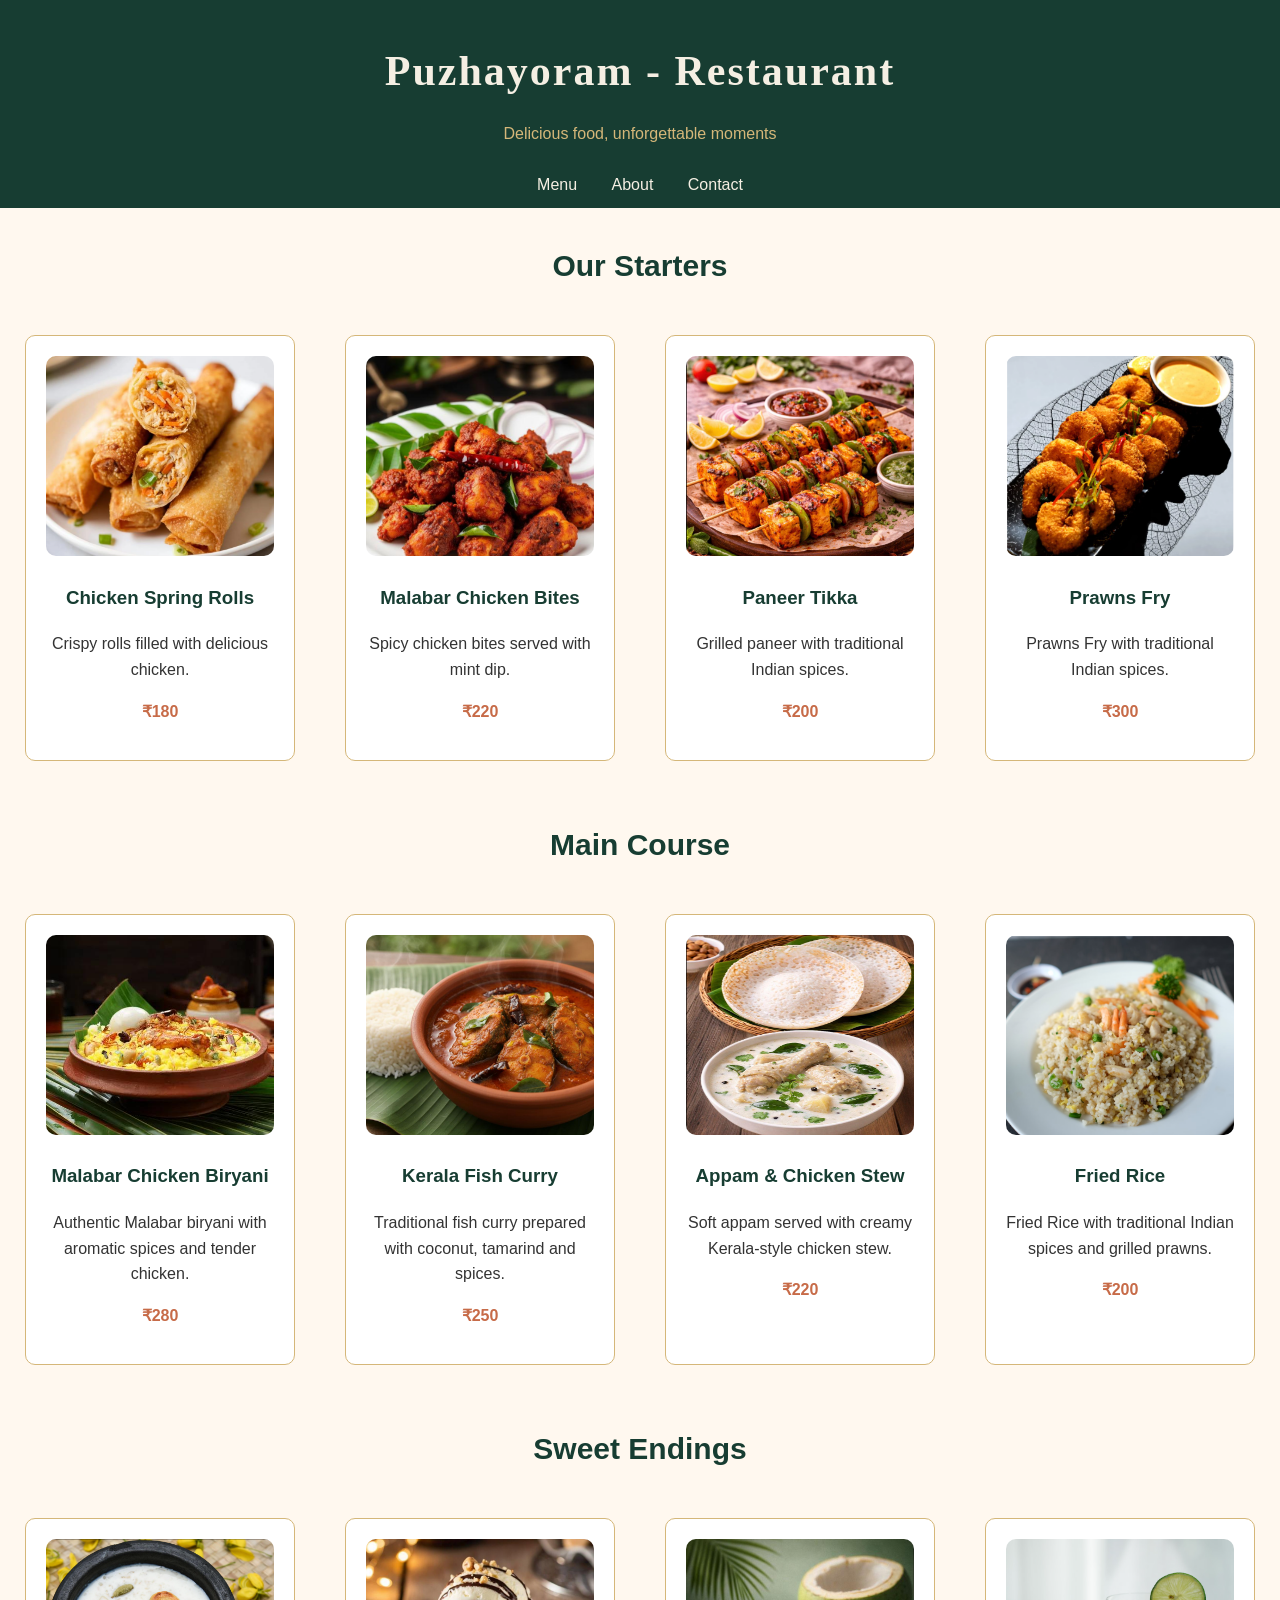
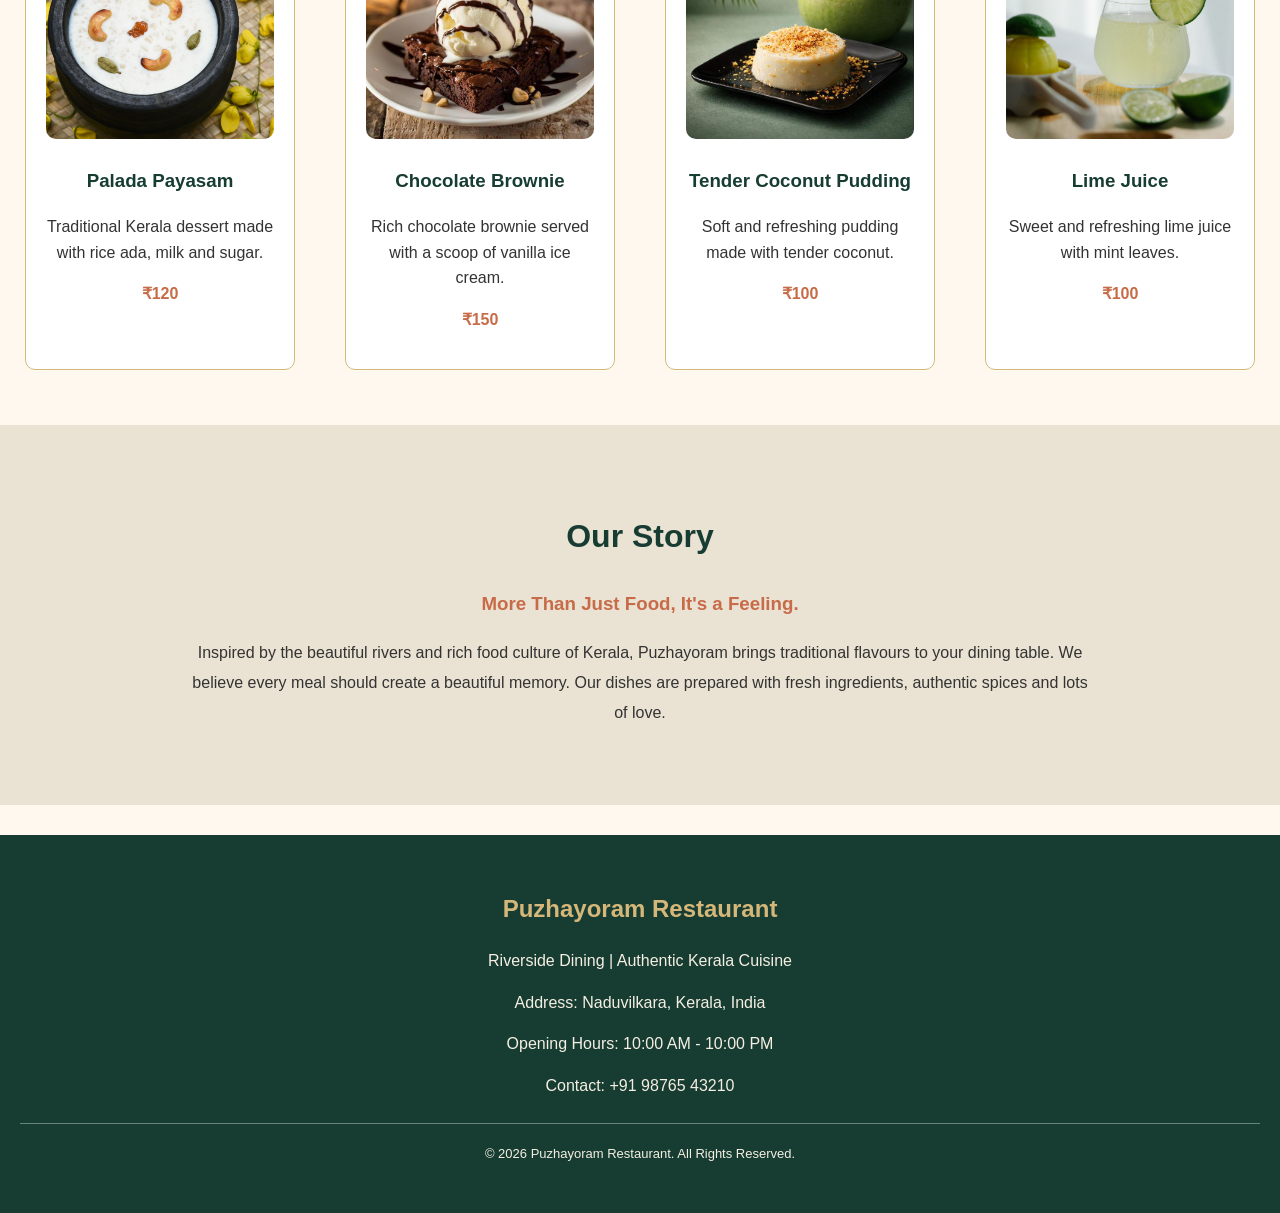
<file: index.html>
<!DOCTYPE html>
<html lang="en">

<head>
    <meta charset="UTF-8">
    <meta name="viewport" content="width=device-width, initial-scale=1.0">
    <title>Puzhayoram - Restaurant</title>

    <link rel="stylesheet" href="menustyle.css">

    <style>
        *{
    box-sizing: border-box;
}
body{
    margin:0;
    font-family: sans-serif;
     background-color: #FFF8EF;
       color: #333333;
    line-height: 1.6;
}
.menu-card {
    background-color: white;
    padding: 20px;
    margin: 15px;
    border:1px solid #D5B779;
    border-radius: 10px;
    flex:1 1 250px;
    max-width: 350px;
}
header{
    background-color:  #173D32;
    color:  #F5EFE3;
    text-align: center;
    padding: 10px 20px;
}
header h1{
    font-family: Georgia, serif;
    font-size: 42px;
    letter-spacing: 2px;
    margin-bottom: 10px;
}
header p{
    color: #D5B779;
    font-size: 16px;
}
nav{
    margin-top: 25px;
}
nav a{
    color:  #F5EFE3;
    margin: 0 15px;
    font-size: 16px;
    text-decoration: none;
}
nav a :hover{
    color:  #D5B779;
}
.menu-section{
   padding:  10px 10px;
}
.menu-section h2{
    color: #173D32;
    text-align: center;
    font-size: 30px;
    margin-bottom: 30px;
}
.menu-items{
    display: flex;
    text-align: center;
    gap:20px;
    flex-wrap: wrap;
}
.menu-card h3{
color:  #173D32;
}
.price{
   color:  #C76B48;
   font-weight: bold;
}
.menu-card :hover{
     transform: translateY(-5px);
    transition: 0.3s;
}
.menu-card img{
    width: 100%;
    height: 200px;
    object-fit: cover;
    border-radius: 10px;
}

/* FOOD IMAGES */

.menu-card img {
    width: 100%;
    height: 200px;
    object-fit: cover;
    border-radius: 10px;
}

/* MENU CARD HOVER */

.menu-card {
    transition: 0.3s;
}

.menu-card:hover {
    transform: translateY(-6px);
    box-shadow: 0 8px 20px rgba(0, 0, 0, 0.12);
}



.about {
    background-color: #EAE2D3;
    padding: 60px 15%;
    text-align: center;
    margin-top: 30px;
}

.about h2 {
    color: #173D32;
    font-size: 32px;
}

.about h3 {
    color: #C76B48;
}

.about p {
    line-height: 1.9;
    font-size: 16px;
}


footer {
    background-color: #173D32;
    color: #F5EFE3;
    text-align: center;
    padding: 35px 20px;
    margin-top: 30px;
}

footer h2 {
    color: #D5B779;
}

.copyright {
    border-top: 1px solid #668477;
    padding-top: 20px;
    margin-top: 25px;
    font-size: 13px;
}

    </style>
</head>

<body>

    <header>
        <h1>Puzhayoram - Restaurant</h1>

        <p>Delicious food, unforgettable moments</p>

        <nav>
            <a href="#menu">Menu</a>
            <a href="#about">About</a>
            <a href="#contact">Contact</a>
        </nav>
    </header>
    <main id="menu">
        <section class="menu-section">
            <h2>Our Starters</h2>
            <div class="menu-items">
                <div class="menu-card">
                    <img src="images/springroll.png"
     alt="Chicken Spring Rolls">
                    <h3>Chicken Spring Rolls</h3>

                    <p>Crispy rolls filled with delicious chicken.</p>

                    <p class="price">₹180</p>
                </div>
                <div class="menu-card">
                   <img src="images/malabarChicken.png"
     alt="Malabar Chicken Bites"> 
                    <h3>Malabar Chicken Bites</h3>
                    <p>Spicy chicken bites served with mint dip.</p>
                    <p class="price">₹220</p>
                </div>

                <div class="menu-card">
                     <img src="images/PaneerTikka.png"
     alt="Paneer Tikka"> 
                    <h3>Paneer Tikka</h3>
                    <p>Grilled paneer with traditional Indian spices.</p>
                    <p class="price">₹200</p>
                </div>
                  <div class="menu-card">
                     <img src="images/Prawns.png"
     alt="Paneer Tikka"> 
                    <h3>Prawns Fry</h3>
                    <p>Prawns Fry with traditional Indian spices.</p>
                    <p class="price">₹300</p>
                </div>
               
            </div>
             </section>
              <section class="menu-section">
             <h2>Main Course</h2>
            <div class="menu-items">
                <div class="menu-card">
                    <img src="images/Biriyani.png"
     alt="Chicken Spring Rolls">
                     <h3>Malabar Chicken Biryani</h3>

            <p>Authentic Malabar biryani with aromatic spices and tender chicken.</p>

            <p class="price">₹280</p>
                </div>
                <div class="menu-card">
                   <img src="images/FishCurry.png"
     alt="Malabar Chicken Bites"> 
                    <h3>Kerala Fish Curry</h3>

            <p>Traditional fish curry prepared with coconut, tamarind and spices.</p>

            <p class="price">₹250</p>
                </div>

                <div class="menu-card">
                     <img src="images/Appam.png"
     alt="Paneer Tikka"> 
                     <h3>Appam & Chicken Stew</h3>

            <p>Soft appam served with creamy Kerala-style chicken stew.</p>

            <p class="price">₹220</p>
                </div>
                  <div class="menu-card">
                     <img src="images/friedrice.png"
     alt="Paneer Tikka"> 
                    <h3>Fried Rice</h3>
                    <p>Fried Rice with traditional Indian spices and grilled prawns.</p>
                    <p class="price">₹200</p>
                </div>
               
            </div>
       </section>
       <section class="menu-section">

    <h2>Sweet Endings</h2>

    <div class="menu-items">

        <div class="menu-card">
            <img src="images/Palada-Payasam.png"
                 alt="Palada Payasam">

            <h3>Palada Payasam</h3>

            <p>Traditional Kerala dessert made with rice ada, milk and sugar.</p>

            <p class="price">₹120</p>
        </div>

        <div class="menu-card">
            <img src="images/choclate.png"
                 alt="Chocolate Brownie">

            <h3>Chocolate Brownie</h3>

            <p>Rich chocolate brownie served with a scoop of vanilla ice cream.</p>

            <p class="price">₹150</p>
        </div>

        <div class="menu-card">
            <img src="images/coconutPudding.png"
                 alt="Tender Coconut Pudding">

            <h3>Tender Coconut Pudding</h3>

            <p>Soft and refreshing pudding made with tender coconut.</p>

            <p class="price">₹100</p>
        </div>
   <div class="menu-card">
            <img src="images/LimeJuice.png"
                 alt="Tender Coconut Pudding">

            <h3>Lime Juice</h3>

            <p>Sweet and refreshing lime juice with mint leaves.</p>

            <p class="price">₹100</p>
        </div>
    </div>

</section>
    </main>
<section id="about" class="about">
 <h2>Our Story</h2>

    <h3>More Than Just Food, It's a Feeling.</h3>

    <p>
        Inspired by the beautiful rivers and rich food
        culture of Kerala, Puzhayoram brings traditional
        flavours to your dining table.

        We believe every meal should create a beautiful
        memory. Our dishes are prepared with fresh
        ingredients, authentic spices and lots of love.
    </p>

</section>

<!-- FOOTER -->

<footer id="contact">

    <h2>Puzhayoram Restaurant</h2>

    <p>Riverside Dining | Authentic Kerala Cuisine</p>

    <p>Address: Naduvilkara, Kerala, India</p>

    <p>Opening Hours: 10:00 AM - 10:00 PM</p>

    <p>Contact: +91 98765 43210</p>

    <p class="copyright">
        © 2026 Puzhayoram Restaurant.
        All Rights Reserved.
    </p>

</footer>

</body>

</html>
</file>
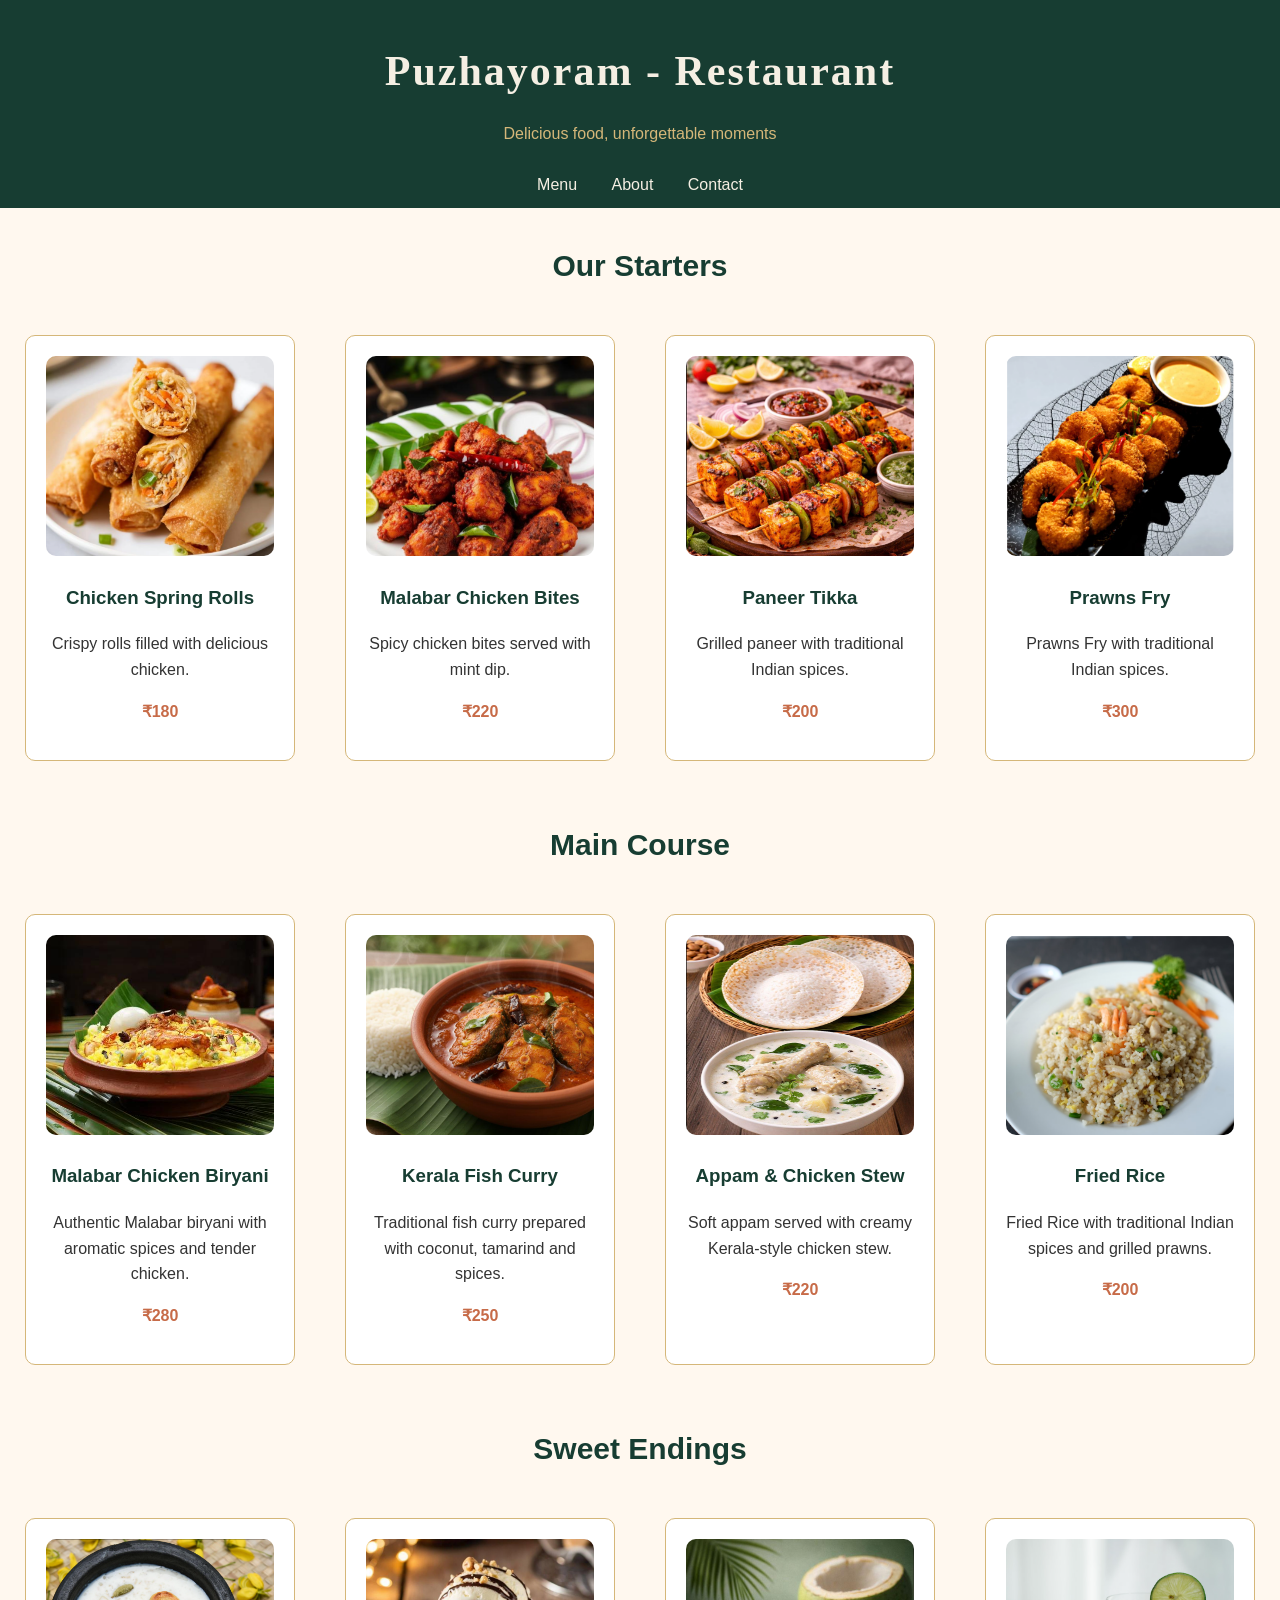
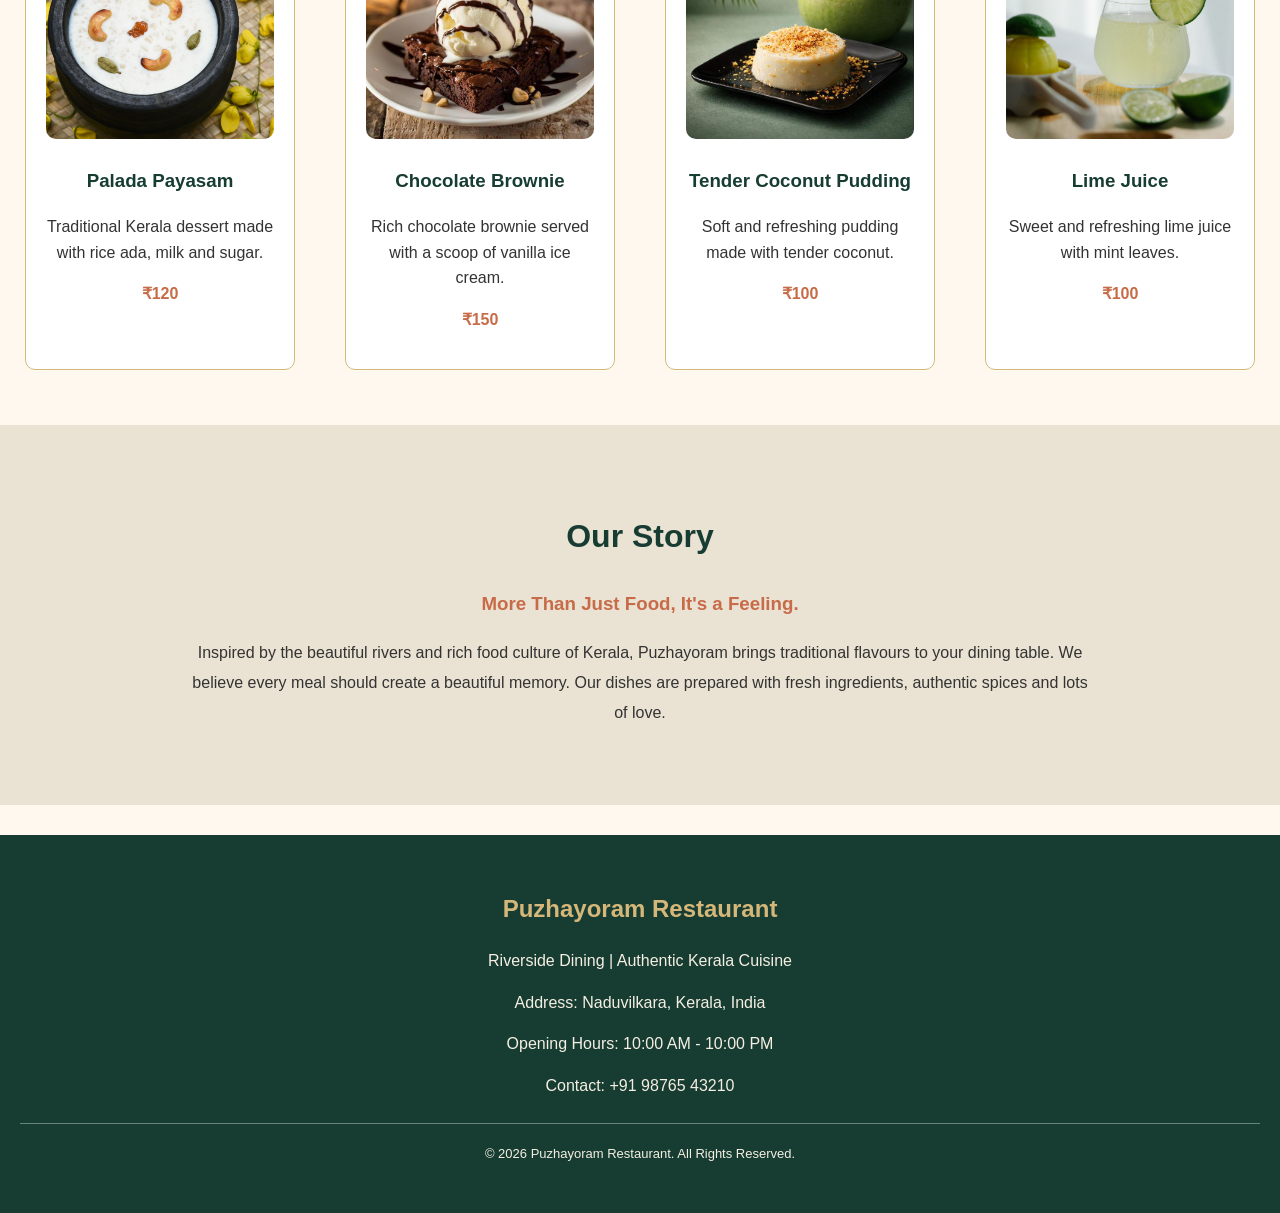
<file: menu.html>
<!DOCTYPE html>
<html lang="en">

<head>
    <meta charset="UTF-8">
    <meta name="viewport" content="width=device-width, initial-scale=1.0">
    <title>Puzhayoram - Restaurant</title>

    <link rel="stylesheet" href="menustyle.css">
</head>

<body>

    <header>
        <h1>Puzhayoram - Restaurant</h1>

        <p>Delicious food, unforgettable moments</p>

        <nav>
            <a href="#menu">Menu</a>
            <a href="#about">About</a>
            <a href="#contact">Contact</a>
        </nav>
    </header>
    <main id="menu">
        <section class="menu-section">
            <h2>Our Starters</h2>
            <div class="menu-items">
                <div class="menu-card">
                    <img src="images/springroll.png"
     alt="Chicken Spring Rolls">
                    <h3>Chicken Spring Rolls</h3>

                    <p>Crispy rolls filled with delicious chicken.</p>

                    <p class="price">₹180</p>
                </div>
                <div class="menu-card">
                   <img src="images/malabarChicken.png"
     alt="Malabar Chicken Bites"> 
                    <h3>Malabar Chicken Bites</h3>
                    <p>Spicy chicken bites served with mint dip.</p>
                    <p class="price">₹220</p>
                </div>

                <div class="menu-card">
                     <img src="images/PaneerTikka.png"
     alt="Paneer Tikka"> 
                    <h3>Paneer Tikka</h3>
                    <p>Grilled paneer with traditional Indian spices.</p>
                    <p class="price">₹200</p>
                </div>
                  <div class="menu-card">
                     <img src="images/Prawns.png"
     alt="Paneer Tikka"> 
                    <h3>Prawns Fry</h3>
                    <p>Prawns Fry with traditional Indian spices.</p>
                    <p class="price">₹300</p>
                </div>
               
            </div>
             </section>
              <section class="menu-section">
             <h2>Main Course</h2>
            <div class="menu-items">
                <div class="menu-card">
                    <img src="images/Biriyani.png"
     alt="Chicken Spring Rolls">
                     <h3>Malabar Chicken Biryani</h3>

            <p>Authentic Malabar biryani with aromatic spices and tender chicken.</p>

            <p class="price">₹280</p>
                </div>
                <div class="menu-card">
                   <img src="images/FishCurry.png"
     alt="Malabar Chicken Bites"> 
                    <h3>Kerala Fish Curry</h3>

            <p>Traditional fish curry prepared with coconut, tamarind and spices.</p>

            <p class="price">₹250</p>
                </div>

                <div class="menu-card">
                     <img src="images/Appam.png"
     alt="Paneer Tikka"> 
                     <h3>Appam & Chicken Stew</h3>

            <p>Soft appam served with creamy Kerala-style chicken stew.</p>

            <p class="price">₹220</p>
                </div>
                  <div class="menu-card">
                     <img src="images/friedrice.png"
     alt="Paneer Tikka"> 
                    <h3>Fried Rice</h3>
                    <p>Fried Rice with traditional Indian spices and grilled prawns.</p>
                    <p class="price">₹200</p>
                </div>
               
            </div>
       </section>
       <section class="menu-section">

    <h2>Sweet Endings</h2>

    <div class="menu-items">

        <div class="menu-card">
            <img src="images/Palada-Payasam.png"
                 alt="Palada Payasam">

            <h3>Palada Payasam</h3>

            <p>Traditional Kerala dessert made with rice ada, milk and sugar.</p>

            <p class="price">₹120</p>
        </div>

        <div class="menu-card">
            <img src="images/choclate.png"
                 alt="Chocolate Brownie">

            <h3>Chocolate Brownie</h3>

            <p>Rich chocolate brownie served with a scoop of vanilla ice cream.</p>

            <p class="price">₹150</p>
        </div>

        <div class="menu-card">
            <img src="images/coconutPudding.png"
                 alt="Tender Coconut Pudding">

            <h3>Tender Coconut Pudding</h3>

            <p>Soft and refreshing pudding made with tender coconut.</p>

            <p class="price">₹100</p>
        </div>
   <div class="menu-card">
            <img src="images/LimeJuice.png"
                 alt="Tender Coconut Pudding">

            <h3>Lime Juice</h3>

            <p>Sweet and refreshing lime juice with mint leaves.</p>

            <p class="price">₹100</p>
        </div>
    </div>

</section>
    </main>
<section id="about" class="about">
 <h2>Our Story</h2>

    <h3>More Than Just Food, It's a Feeling.</h3>

    <p>
        Inspired by the beautiful rivers and rich food
        culture of Kerala, Puzhayoram brings traditional
        flavours to your dining table.

        We believe every meal should create a beautiful
        memory. Our dishes are prepared with fresh
        ingredients, authentic spices and lots of love.
    </p>

</section>

<!-- FOOTER -->

<footer id="contact">

    <h2>Puzhayoram Restaurant</h2>

    <p>Riverside Dining | Authentic Kerala Cuisine</p>

    <p>Address: Naduvilkara, Kerala, India</p>

    <p>Opening Hours: 10:00 AM - 10:00 PM</p>

    <p>Contact: +91 98765 43210</p>

    <p class="copyright">
        © 2026 Puzhayoram Restaurant.
        All Rights Reserved.
    </p>

</footer>

</body>

</html>
</file>
<file: menustyle.css>
*{
    box-sizing: border-box;
}
body{
    margin:0;
    font-family: sans-serif;
     background-color: #FFF8EF;
       color: #333333;
    line-height: 1.6;
}
.menu-card {
    background-color: white;
    padding: 20px;
    margin: 15px;
    border:1px solid #D5B779;
    border-radius: 10px;
    flex:1 1 250px;
    max-width: 350px;
}
header{
    background-color:  #173D32;
    color:  #F5EFE3;
    text-align: center;
    padding: 10px 20px;
}
header h1{
    font-family: Georgia, serif;
    font-size: 42px;
    letter-spacing: 2px;
    margin-bottom: 10px;
}
header p{
    color: #D5B779;
    font-size: 16px;
}
nav{
    margin-top: 25px;
}
nav a{
    color:  #F5EFE3;
    margin: 0 15px;
    font-size: 16px;
    text-decoration: none;
}
nav a :hover{
    color:  #D5B779;
}
.menu-section{
   padding:  10px 10px;
}
.menu-section h2{
    color: #173D32;
    text-align: center;
    font-size: 30px;
    margin-bottom: 30px;
}
.menu-items{
    display: flex;
    text-align: center;
    gap:20px;
    flex-wrap: wrap;
}
.menu-card h3{
color:  #173D32;
}
.price{
   color:  #C76B48;
   font-weight: bold;
}
.menu-card :hover{
     transform: translateY(-5px);
    transition: 0.3s;
}
.menu-card img{
    width: 100%;
    height: 200px;
    object-fit: cover;
    border-radius: 10px;
}

/* FOOD IMAGES */

.menu-card img {
    width: 100%;
    height: 200px;
    object-fit: cover;
    border-radius: 10px;
}

/* MENU CARD HOVER */

.menu-card {
    transition: 0.3s;
}

.menu-card:hover {
    transform: translateY(-6px);
    box-shadow: 0 8px 20px rgba(0, 0, 0, 0.12);
}



.about {
    background-color: #EAE2D3;
    padding: 60px 15%;
    text-align: center;
    margin-top: 30px;
}

.about h2 {
    color: #173D32;
    font-size: 32px;
}

.about h3 {
    color: #C76B48;
}

.about p {
    line-height: 1.9;
    font-size: 16px;
}


footer {
    background-color: #173D32;
    color: #F5EFE3;
    text-align: center;
    padding: 35px 20px;
    margin-top: 30px;
}

footer h2 {
    color: #D5B779;
}

.copyright {
    border-top: 1px solid #668477;
    padding-top: 20px;
    margin-top: 25px;
    font-size: 13px;
}
</file>
